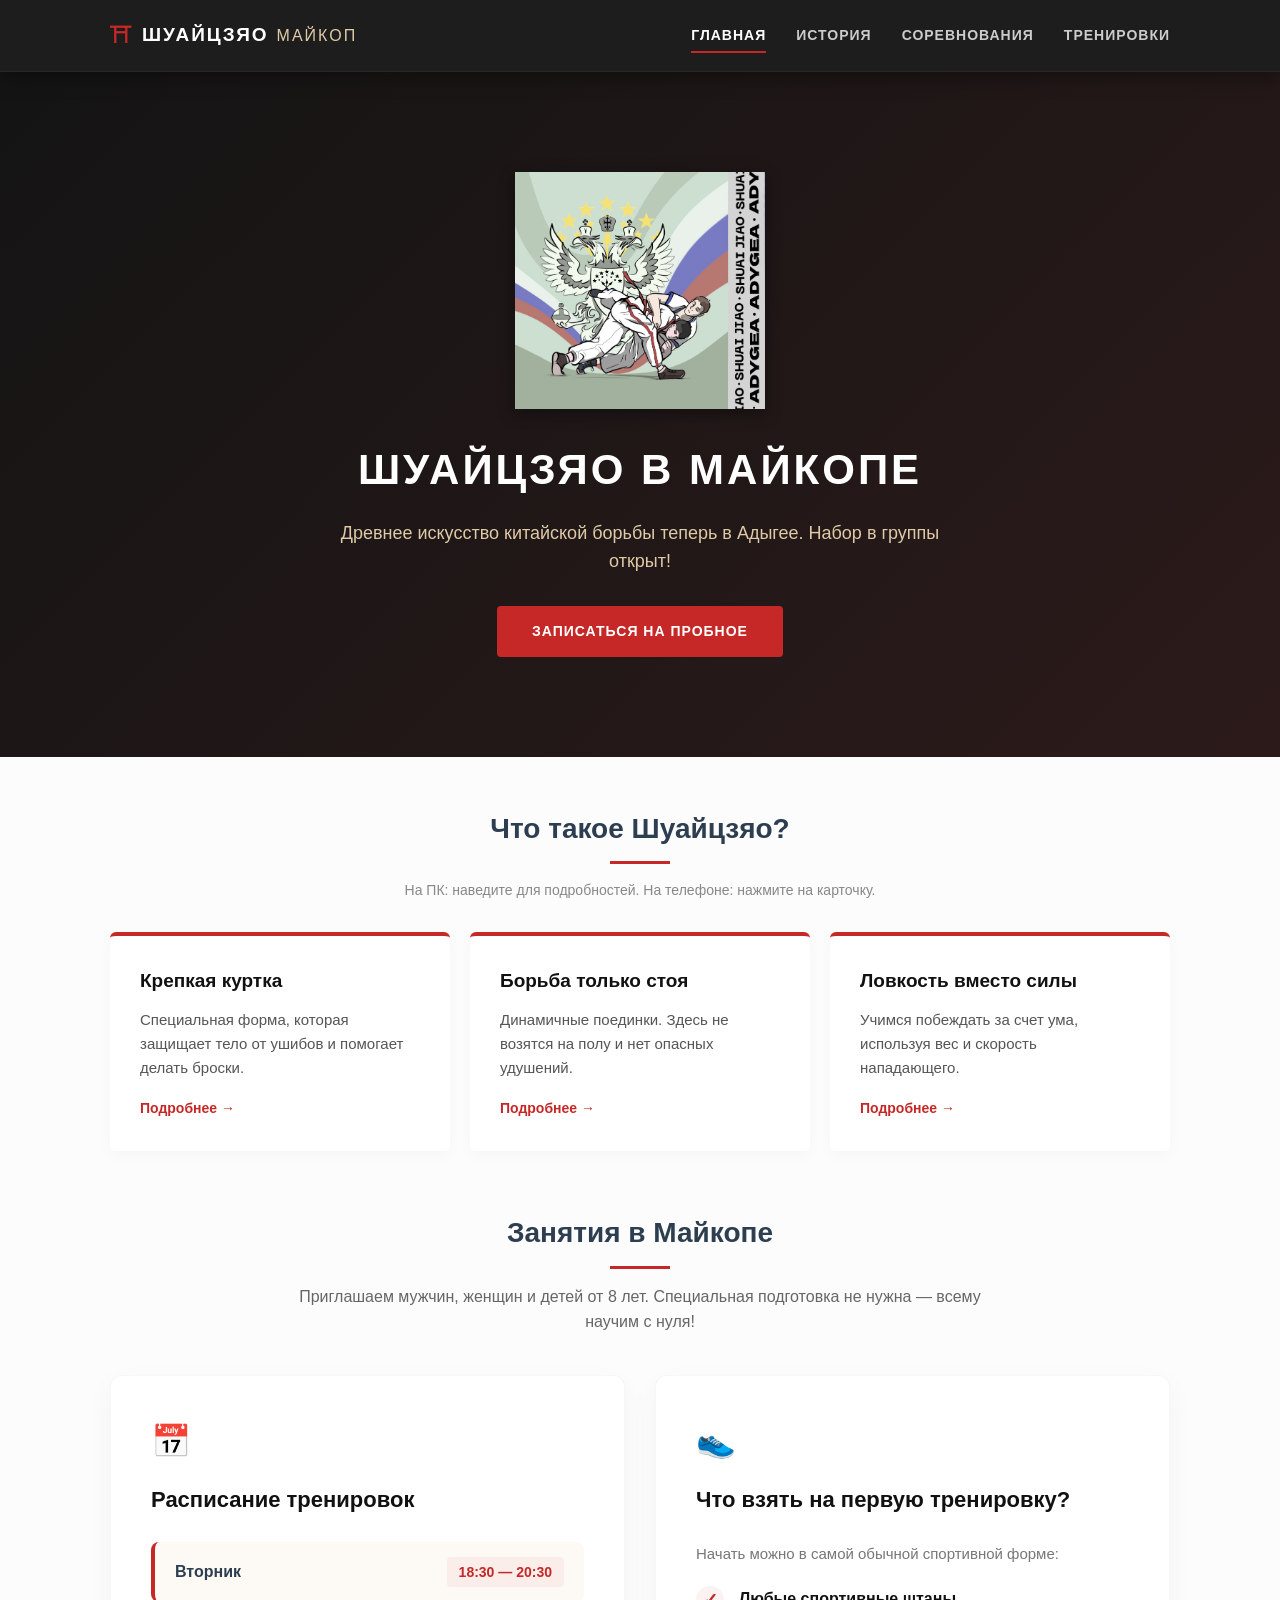
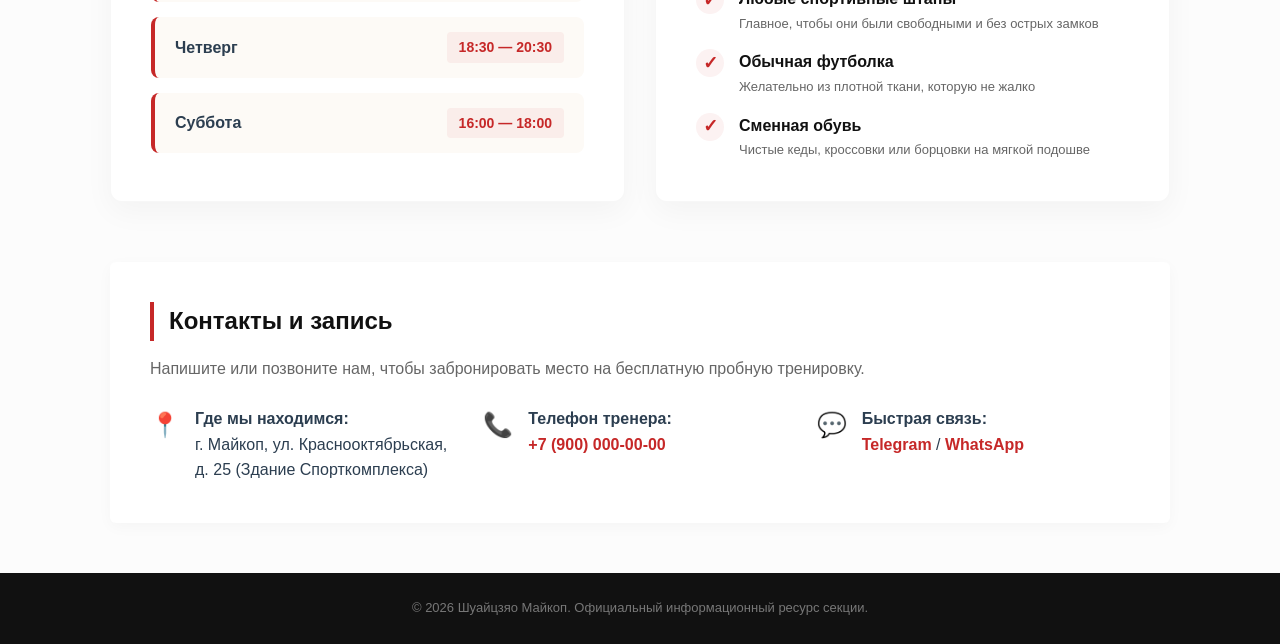
<file: index.html>
<!DOCTYPE html>
<html lang="ru">
<head>
    <meta charset="UTF-8">
    <meta name="viewport" content="width=device-width, initial-scale=1.0">
    <title>Шуайцзяо в Майкопе: Секция китайской борьбы</title>
    <link rel="stylesheet" href="style.css">
</head>
<body>

    <!-- Навигационное меню -->
    <nav class="top-nav">
        <div class="container nav-container">
            <a href="index.html" class="nav-logo">
                <span class="logo-badge">⛩</span> ШУАЙЦЗЯО <span class="logo-city">МАЙКОП</span>
            </a>
            <div class="nav-links">
                <a href="index.html" class="active">Главная</a>
                <a href="history.html">История</a>
                <a href="tournaments.html">Соревнования</a>
                <a href="training.html">Тренировки</a>
            </div>
        </div>
    </nav>

    <!-- Главный баннер -->
    <header class="hero">
        <div class="hero-overlay"></div>
        <div class="container hero-content">
            <div class="logo-container">
                <img src="images/shuaijiao.jpg" alt="Логотип Шуайцзяо Майкоп" class="site-logo">
            </div>
            <h1>ШУАЙЦЗЯО В МАЙКОПЕ</h1>
            <p>Древнее искусство китайской борьбы теперь в Адыгее. Набор в группы открыт!</p>
            <a href="#contacts" class="btn">Записаться на пробное</a>
        </div>
    </header>

    <main class="container">
        <!-- Секция: Особенности стиля -->
        <section id="about">
            <h2 class="section-title">Что такое Шуайцзяо?</h2>
            <p class="cards-hint">На ПК: наведите для подробностей. На телефоне: нажмите на карточку.</p>
            
            <div class="cards-grid">
                
                <!-- Карточка 1 -->
                <div class="card-wrapper">
                    <input type="checkbox" id="card1-trigger" class="card-trigger">
                    <label for="card1-trigger" class="card">
                        <h3>Крепкая куртка</h3>
                        <p>Специальная форма, которая защищает тело от ушибов и помогает делать броски.</p>
                        <span class="more-link">Подробнее →</span>
                    </label>
                    <div class="modal-overlay">
                        <div class="modal-content">
                            <label for="card1-trigger" class="modal-close">&times;</label>
                            <img src="images/forma.jpg" alt="Крепкая куртка" class="modal-img">
                            <h4>Форма для занятий</h4>
                            <div class="text-pc">
                                <p>Версия для ПК: Мы тренируемся в плотных хлопковых куртках с короткими рукавами. Такую форму невозможно порвать даже при очень сильных рывках. На занятиях вы научитесь правильно держать соперника за одежду и пояс, чтобы уверенно контролировать его и безопасно выполнять приемы.</p>
                            </div>
                            <div class="text-mobile">
                                <p>Мобильная версия: Это прочная куртка из толстой ткани. Она защищает кожу во время захватов и не рвется. За нее удобно держать соперника, чтобы сделать бросок.</p>
                            </div>
                        </div>
                    </div>
                </div>

                <!-- Карточка 2 -->
                <div class="card-wrapper">
                    <input type="checkbox" id="card2-trigger" class="card-trigger">
                    <label for="card2-trigger" class="card">
                        <h3>Борьба только стоя</h3>
                        <p>Динамичные поединки. Здесь не возятся на полу и нет опасных удушений.</p>
                        <span class="more-link">Подробнее →</span>
                    </label>
                    <div class="modal-overlay">
                        <div class="modal-content">
                            <label for="card2-trigger" class="modal-close">&times;</label>
                            <img src="images/brosok.jpg" alt="Борьба в стойке" class="modal-img">
                            <h4>Никакого партера</h4>
                            <div class="text-pc">
                                <p>Версия для ПК: В шуайцзяо полностью отсутствует борьба лежа на полу. Как только один из участников падает или касается ковра рукой или коленом — поединок останавливается судейским свистком. Смысл очень простой: нужно чисто повалить соперника, но самому остаться на ногах.</p>
                            </div>
                            <div class="text-mobile">
                                <p>Мобильная версия: У нас борются только на ногах. Если кто-то упал или коснулся пола рукой — раунд окончен. Побеждает тот, кто бросил соперника и устоял сам.</p>
                            </div>
                        </div>
                    </div>
                </div>

                <!-- Карточка 3 -->
                <div class="card-wrapper">
                    <input type="checkbox" id="card3-trigger" class="card-trigger">
                    <label for="card3-trigger" class="card">
                        <h3>Ловкость вместо силы</h3>
                        <p>Учимся побеждать за счет ума, используя вес и скорость нападающего.</p>
                        <span class="more-link">Подробнее →</span>
                    </label>
                    <div class="modal-overlay">
                        <div class="modal-content">
                            <label for="card3-trigger" class="modal-close">&times;</label>
                            <img src="images/brosok.jpg" alt="Техника Шуайцзяо" class="modal-img">
                            <h4>Техника и хитрость</h4>
                            <div class="text-pc">
                                <p>Версия для ПК: Вам не обязательно быть сильнее или тяжелее соперника. Главный принцип этой борьбы — использовать силу нападающего против него самого. Если соперник сильно толкает вас — вы плавно тянете его за собой, если он бежит вперед — вы делаете легкую подсечку на опережение.</p>
                            </div>
                            <div class="text-mobile">
                                <p>Мобильная версия: Сила — не главное. Мы учимся подлавливать соперника на его же ошибках: когда он толкает, мы просто уводим его движение в сторону и делаем подножку.</p>
                            </div>
                        </div>
                    </div>
                </div>
            </div>
        </section>

        <!-- Блок занятий в Майкопе -->
        <section id="maikop-classes" class="classes-section">
            <h2 class="section-title">Занятия в Майкопе</h2>
            <p class="classes-subtitle">Приглашаем мужчин, женщин и детей от 8 лет. Специальная подготовка не нужна — всему научим с нуля!</p>
            
            <div class="classes-container">
                <div class="classes-card schedule-card-box">
                    <div class="card-header-icon">📅</div>
                    <h3>Расписание тренировок</h3>
                    <div class="schedule-timeline">
                        <div class="timeline-day"><span class="day-name">Вторник</span><span class="day-time">18:30 — 20:30</span></div>
                        <div class="timeline-day"><span class="day-name">Четверг</span><span class="day-time">18:30 — 20:30</span></div>
                        <div class="timeline-day"><span class="day-name">Суббота</span><span class="day-time">16:00 — 18:00</span></div>
                    </div>
                </div>

                <div class="classes-card equipment-card-box">
                    <div class="card-header-icon">👟</div>
                    <h3>Что взять на первую тренировку?</h3>
                    <p class="equip-notice">Начать можно в самой обычной спортивной форме:</p>
                    <ul class="equip-list">
                        <li><span class="check-mark">✓</span><div><strong>Любые спортивные штаны</strong><br><small>Главное, чтобы они были свободными и без острых замков</small></div></li>
                        <li><span class="check-mark">✓</span><div><strong>Обычная футболка</strong><br><small>Желательно из плотной ткани, которую не жалко</small></div></li>
                        <li><span class="check-mark">✓</span><div><strong>Сменная обувь</strong><br><small>Чистые кеды, кроссовки или борцовки на мягкой подошве</small></div></li>
                    </ul>
                </div>
            </div>
        </section>

        <!-- Блок контактов -->
        <section id="contacts" class="info-section">
            <h2>Контакты и запись</h2>
            <p class="section-desc">Напишите или позвоните нам, чтобы забронировать место на бесплатную пробную тренировку.</p>
            <div class="contacts-grid">
                <div class="contact-item"><span class="icon">📍</span><p><strong>Где мы находимся:</strong><br>г. Майкоп, ул. Краснооктябрьская, д. 25 (Здание Спорткомплекса)</p></div>
                <div class="contact-item"><span class="icon">📞</span><p><strong>Телефон тренера:</strong><br><a href="tel:+79000000000">+7 (900) 000-00-00</a></p></div>
                <div class="contact-item"><span class="icon">💬</span><p><strong>Быстрая связь:</strong><br><a href="#" class="social-link">Telegram</a> / <a href="#" class="social-link">WhatsApp</a></p></div>
            </div>
        </section>
    </main>

    <footer>
        <div class="container"><p>&copy; 2026 Шуайцзяо Майкоп. Официальный информационный ресурс секции.</p></div>
    </footer>

</body>
</html>
</file>
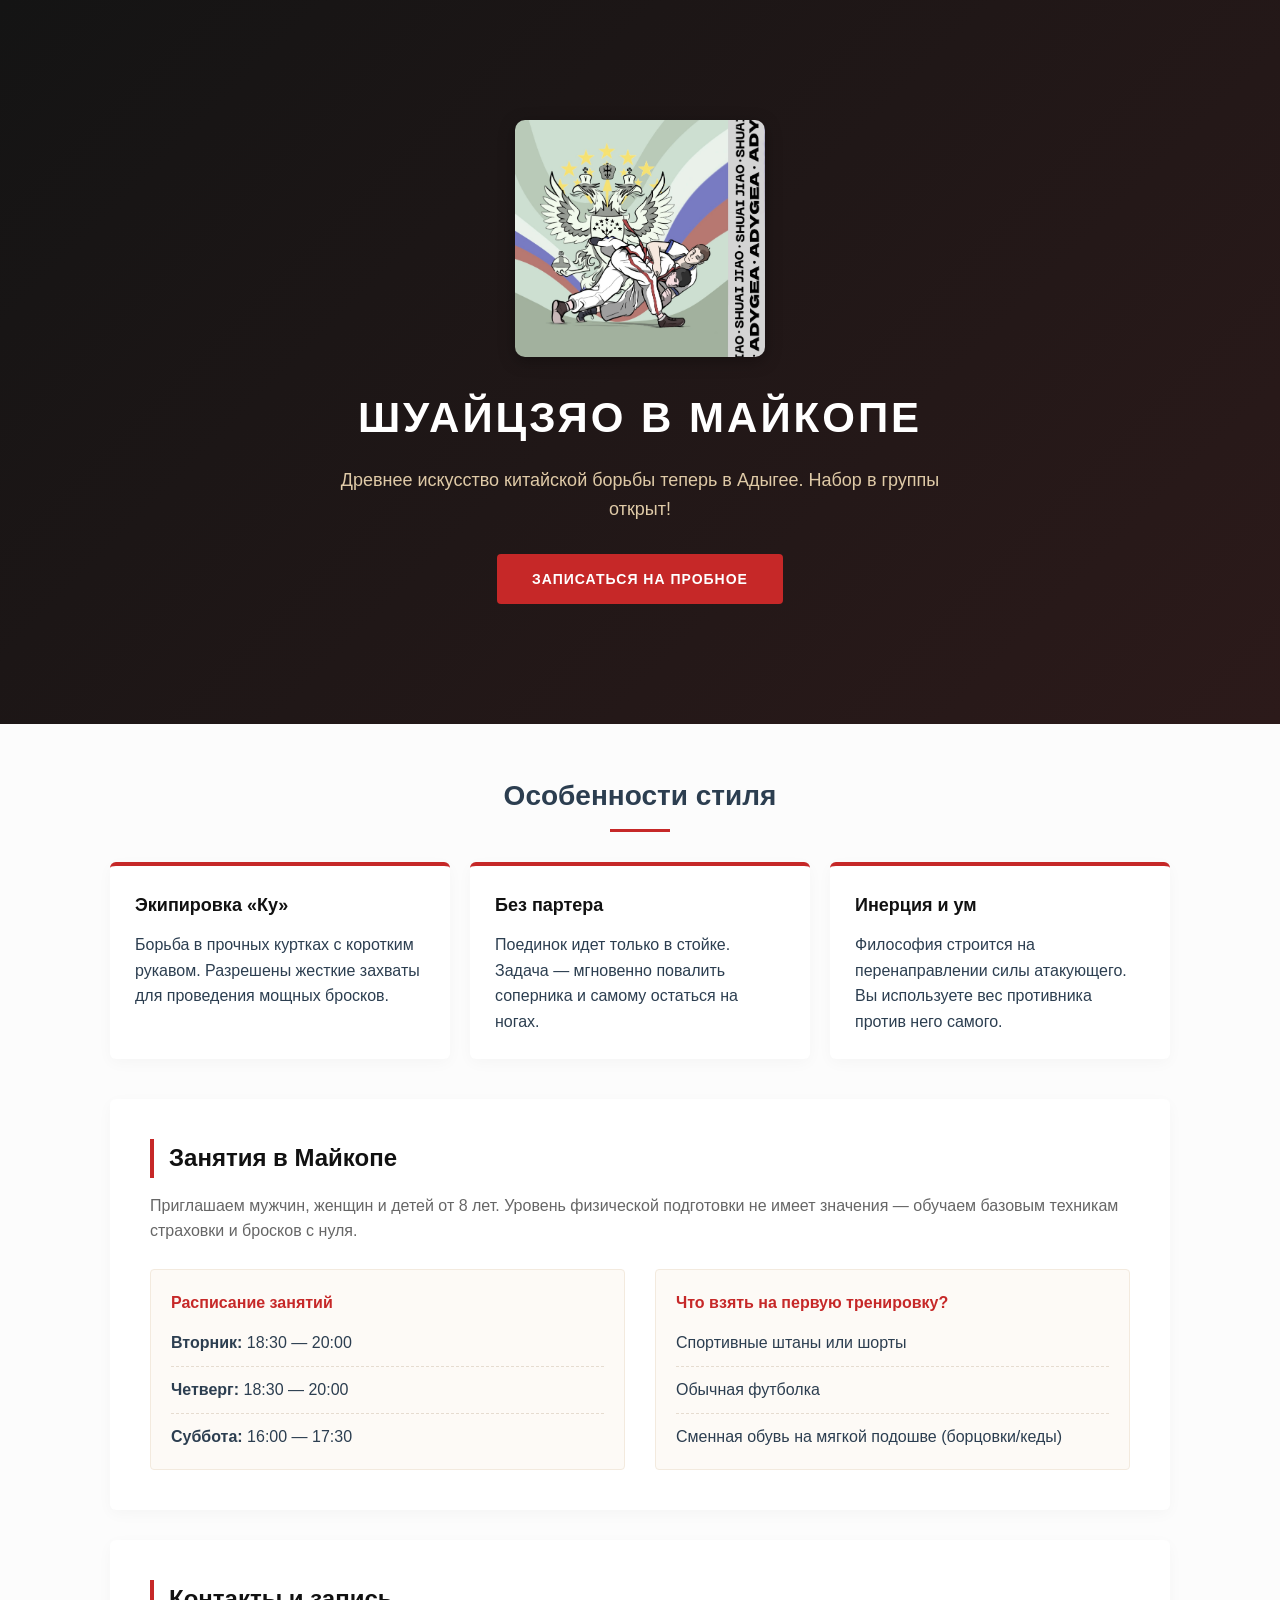
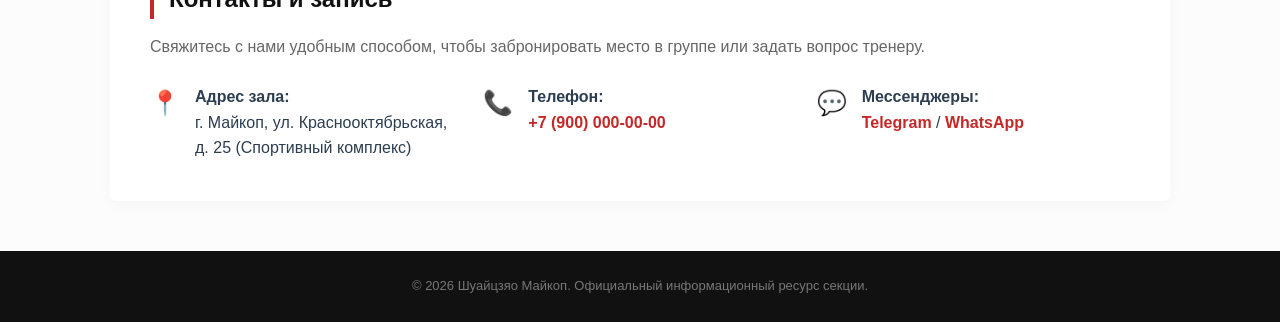
<file: shuaimaykop/index.html>
<!DOCTYPE html>
<html lang="ru">
<head>
    <meta charset="UTF-8">
    <meta name="viewport" content="width=device-width, initial-scale=1.0">
    <title>Шуайцзяо в Майкопе: Секция китайской борьбы</title>
    <link rel="stylesheet" href="style.css">
</head>
<body>

     <!-- Главный баннер с логотипом -->
    <header class="hero">
        <div class="hero-overlay"></div>
        <div class="container hero-content">
            <!-- Блок логотипа -->
            <div class="logo-container">
                <img src="images/shuaijiao.jpg" alt="Логотип Шуайцзяо Майкоп" class="site-logo">
            </div>
            <h1>ШУАЙЦЗЯО В МАЙКОПЕ</h1>
            <p>Древнее искусство китайской борьбы теперь в Адыгее. Набор в группы открыт!</p>
            <a href="#contacts" class="btn">Записаться на пробное</a>
        </div>
    </header>

    <main class="container">
        <!-- Секция: Особенности -->
        <section id="about">
            <h2 class="section-title">Особенности стиля</h2>
            <div class="cards-grid">
                <div class="card">
                    <h3>Экипировка «Ку»</h3>
                    <p>Борьба в прочных куртках с коротким рукавом. Разрешены жесткие захваты для проведения мощных бросков.</p>
                </div>
                <div class="card">
                    <h3>Без партера</h3>
                    <p>Поединок идет только в стойке. Задача — мгновенно повалить соперника и самому остаться на ногах.</p>
                </div>
                <div class="card">
                    <h3>Инерция и ум</h3>
                    <p>Философия строится на перенаправлении силы атакующего. Вы используете вес противника против него самого.</p>
                </div>
            </div>
        </section>

        <!-- БЛОК: ТРЕНИРОВКИ В МАЙКОПЕ -->
        <section id="maikop-classes" class="info-section city-section">
            <h2>Занятия в Майкопе</h2>
            <p class="section-desc">Приглашаем мужчин, женщин и детей от 8 лет. Уровень физической подготовки не имеет значения — обучаем базовым техникам страховки и бросков с нуля.</p>
            
            <div class="schedule-grid">
                <div class="schedule-box">
                    <h4>Расписание занятий</h4>
                    <ul>
                        <li><strong>Вторник:</strong> 18:30 — 20:00</li>
                        <li><strong>Четверг:</strong> 18:30 — 20:00</li>
                        <li><strong>Суббота:</strong> 16:00 — 17:30</li>
                    </ul>
                </div>
                <div class="schedule-box">
                    <h4>Что взять на первую тренировку?</h4>
                    <ul>
                        <li>Спортивные штаны или шорты</li>
                        <li>Обычная футболка</li>
                        <li>Сменная обувь на мягкой подошве (борцовки/кеды)</li>
                    </ul>
                </div>
            </div>
        </section>

        <!-- БЛОК: КОНТАКТЫ -->
        <section id="contacts" class="info-section contacts-section">
            <h2>Контакты и запись</h2>
            <p class="section-desc">Свяжитесь с нами удобным способом, чтобы забронировать место в группе или задать вопрос тренеру.</p>
            
            <div class="contacts-grid">
                <div class="contact-item">
                    <span class="icon">📍</span>
                    <p><strong>Адрес зала:</strong><br>г. Майкоп, ул. Краснооктябрьская, д. 25 (Спортивный комплекс)</p>
                </div>
                <div class="contact-item">
                    <span class="icon">📞</span>
                    <p><strong>Телефон:</strong><br><a href="tel:+79000000000">+7 (900) 000-00-00</a></p>
                </div>
                <div class="contact-item">
                    <span class="icon">💬</span>
                    <p><strong>Мессенджеры:</strong><br><a href="#" class="social-link">Telegram</a> / <a href="#" class="social-link">WhatsApp</a></p>
                </div>
            </div>
        </section>
    </main>

    <footer>
        <div class="container">
            <p>&copy; 2026 Шуайцзяо Майкоп. Официальный информационный ресурс секции.</p>
        </div>
    </footer>

</body>
</html>
</file>
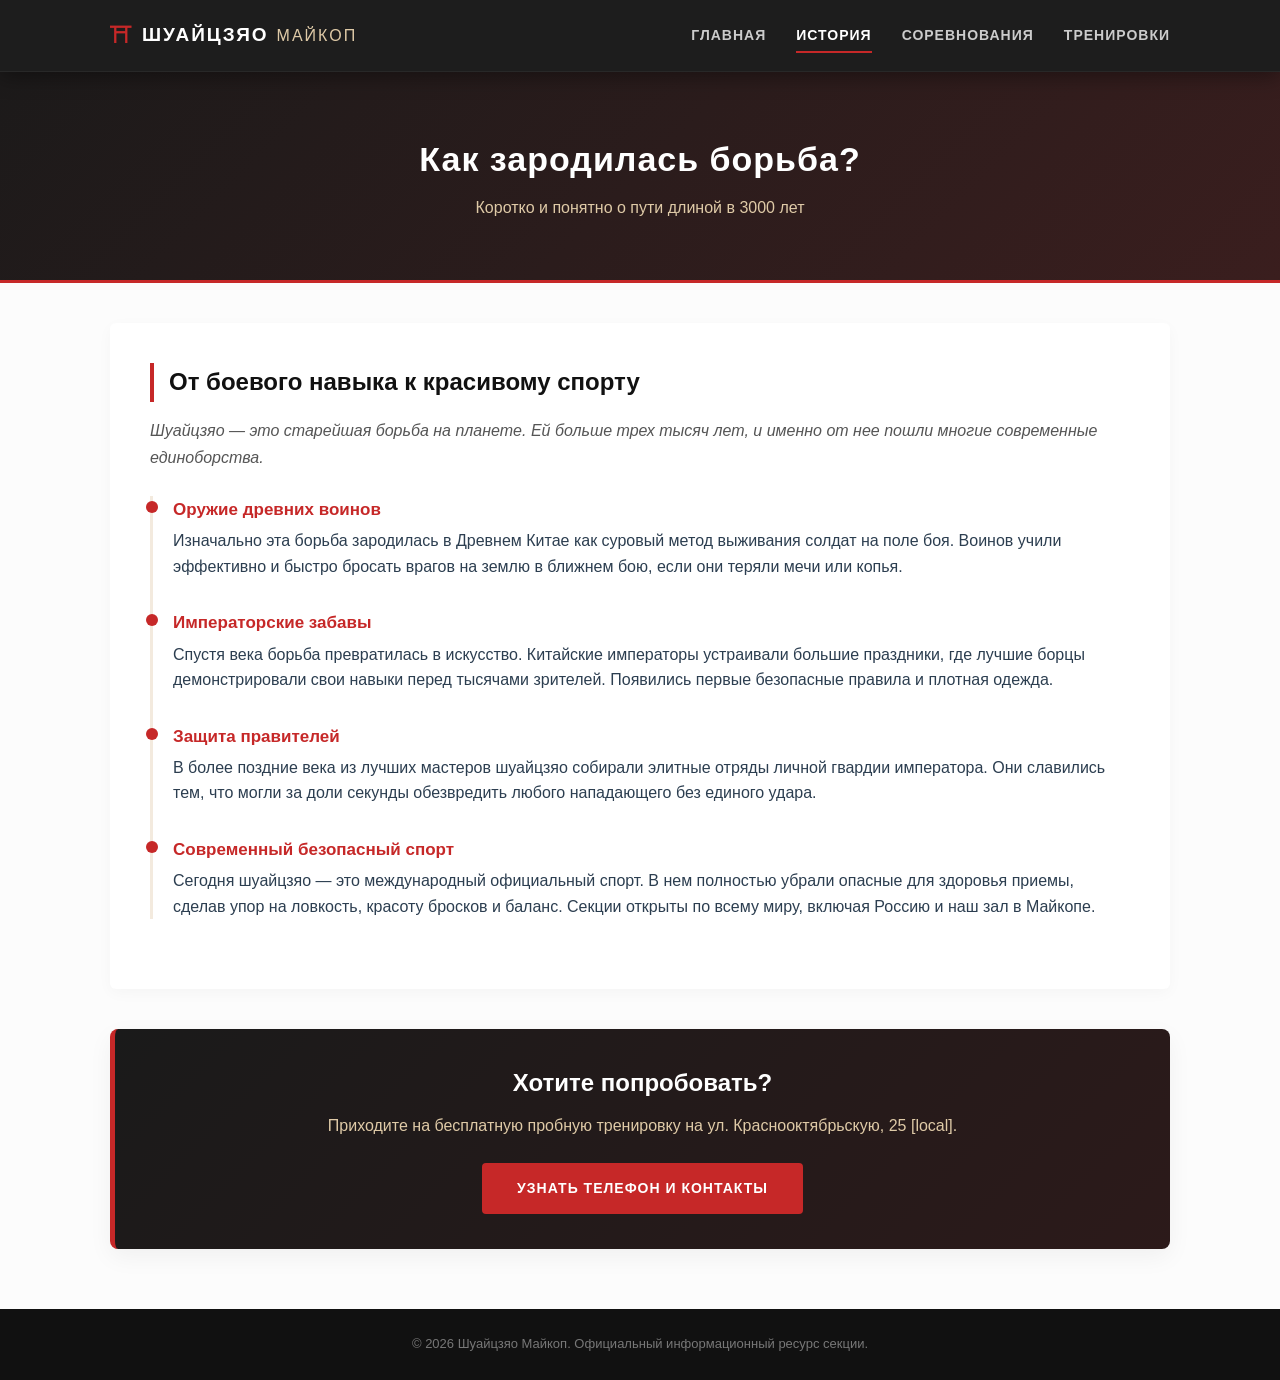
<file: history.html>
<!DOCTYPE html>
<html lang="ru">
<head>
    <meta charset="UTF-8">
    <meta name="viewport" content="width=device-width, initial-scale=1.0">
    <title>История Шуайцзяо: От истоков до современности</title>
    <link rel="stylesheet" href="style.css">
</head>
<body>

    <nav class="top-nav">
        <div class="container nav-container">
            <a href="index.html" class="nav-logo">
                <span class="logo-badge">⛩</span> ШУАЙЦЗЯО <span class="logo-city">МАЙКОП</span>
            </a>
            <div class="nav-links">
                <a href="index.html">Главная</a>
                <a href="history.html" class="active">История</a>
                <a href="tournaments.html">Соревнования</a>
                <a href="training.html">Тренировки</a>
            </div>
        </div>
    </nav>

    <header class="sub-hero">
        <div class="container">
            <h1>Как зародилась борьба?</h1>
            <p>Коротко и понятно о пути длиной в 3000 лет</p>
        </div>
    </header>

    <main class="container page-content">
        <section class="info-section">
            <h2>От боевого навыка к красивому спорту</h2>
            <p class="history-text">Шуайцзяо — это старейшая борьба на планете. Ей больше трех тысяч лет, и именно от нее пошли многие современные единоборства.</p>
            
            <div class="timeline">
                <div class="timeline-item">
                    <h4>Оружие древних воинов</h4>
                    <p>Изначально эта борьба зародилась в Древнем Китае как суровый метод выживания солдат на поле боя. Воинов учили эффективно и быстро бросать врагов на землю в ближнем бою, если они теряли мечи или копья.</p>
                </div>
                
                <div class="timeline-item">
                    <h4>Императорские забавы</h4>
                    <p>Спустя века борьба превратилась в искусство. Китайские императоры устраивали большие праздники, где лучшие борцы демонстрировали свои навыки перед тысячами зрителей. Появились первые безопасные правила и плотная одежда.</p>
                </div>

                <div class="timeline-item">
                    <h4>Защита правителей</h4>
                    <p>В более поздние века из лучших мастеров шуайцзяо собирали элитные отряды личной гвардии императора. Они славились тем, что могли за доли секунды обезвредить любого нападающего без единого удара.</p>
                </div>

                <div class="timeline-item">
                    <h4>Современный безопасный спорт</h4>
                    <p>Сегодня шуайцзяо — это международный официальный спорт. В нем полностью убрали опасные для здоровья приемы, сделав упор на ловкость, красоту бросков и баланс. Секции открыты по всему миру, включая Россию и наш зал в Майкопе.</p>
                </div>
            </div>
        </section>

        <!-- ПАНЕЛЬ ДЛЯ СВЯЗИ -->
        <div class="cta-banner">
            <h3>Хотите попробовать?</h3>
            <p>Приходите на бесплатную пробную тренировку на ул. Краснооктябрьскую, 25 [local].</p>
            <a href="index.html#contacts" class="btn">Узнать телефон и контакты</a>
        </div>
    </main>

    <footer>
        <div class="container"><p>&copy; 2026 Шуайцзяо Майкоп. Официальный информационный ресурс секции.</p></div>
    </footer>

</body>
</html>
</file>
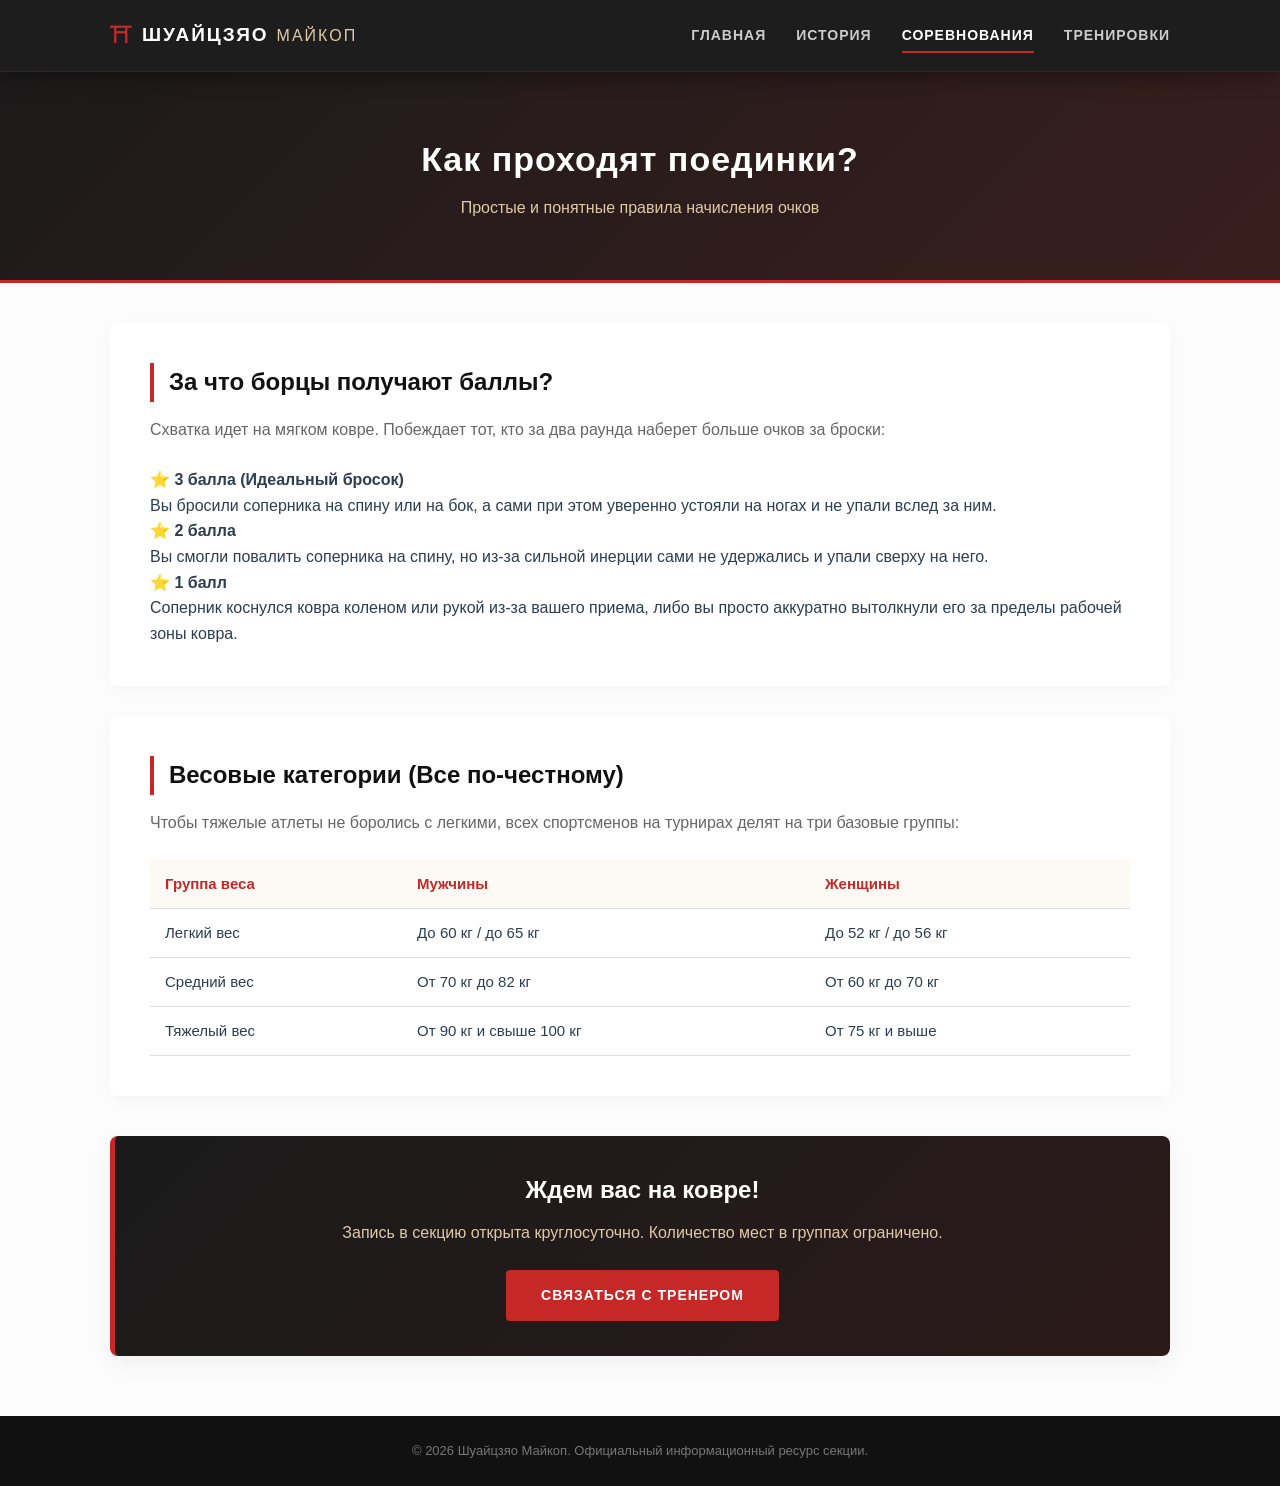
<file: tournaments.html>
<!DOCTYPE html>
<html lang="ru">
<head>
    <meta charset="UTF-8">
    <meta name="viewport" content="width=device-width, initial-scale=1.0">
    <title>Правила соревнований по Шуайцзяо</title>
    <link rel="stylesheet" href="style.css">
</head>
<body>

    <nav class="top-nav">
        <div class="container nav-container">
            <a href="index.html" class="nav-logo">
                <span class="logo-badge">⛩</span> ШУАЙЦЗЯО <span class="logo-city">МАЙКОП</span>
            </a>
            <div class="nav-links">
                <a href="index.html">Главная</a>
                <a href="history.html">История</a>
                <a href="tournaments.html" class="active">Соревнования</a>
                <a href="training.html">Тренировки</a>
            </div>
        </div>
    </nav>

    <header class="sub-hero">
        <div class="container">
            <h1>Как проходят поединки?</h1>
            <p>Простые и понятные правила начисления очков</p>
        </div>
    </header>

    <main class="container page-content">
        <section class="info-section">
            <h2>За что борцы получают баллы?</h2>
            <p class="section-desc">Схватка идет на мягком ковре. Побеждает тот, кто за два раунда наберет больше очков за броски:</p>
            
            <div class="schedule-grid">
                <div class="schedule-box">
                    <h4>⭐ 3 балла (Идеальный бросок)</h4>
                    <p>Вы бросили соперника на спину или на бок, а сами при этом уверенно устояли на ногах и не упали вслед за ним.</p>
                </div>
                <div class="schedule-box">
                    <h4>⭐ 2 балла</h4>
                    <p>Вы смогли повалить соперника на спину, но из-за сильной инерции сами не удержались и упали сверху на него.</p>
                </div>
                <div class="schedule-box">
                    <h4>⭐ 1 балл</h4>
                    <p>Соперник коснулся ковра коленом или рукой из-за вашего приема, либо вы просто аккуратно вытолкнули его за пределы рабочей зоны ковра.</p>
                </div>
            </div>
        </section>

        <section class="info-section">
            <h2>Весовые категории (Все по-честному)</h2>
            <p class="section-desc">Чтобы тяжелые атлеты не боролись с легкими, всех спортсменов на турнирах делят на три базовые группы:</p>
            <table class="weight-table">
                <thead>
                    <tr>
                        <th>Группа веса</th>
                        <th>Мужчины</th>
                        <th>Женщины</th>
                    </tr>
                </thead>
                <tbody>
                    <tr><td>Легкий вес</td><td>До 60 кг / до 65 кг</td><td>До 52 кг / до 56 кг</td></tr>
                    <tr><td>Средний вес</td><td>От 70 кг до 82 кг</td><td>От 60 кг до 70 кг</td></tr>
                    <tr><td>Тяжелый вес</td><td>От 90 кг и свыше 100 кг</td><td>От 75 кг и выше</td></tr>
                </tbody>
            </table>
        </section>

        <!-- ПАНЕЛЬ ДЛЯ СВЯЗИ -->
        <div class="cta-banner">
            <h3>Ждем вас на ковре!</h3>
            <p>Запись в секцию открыта круглосуточно. Количество мест в группах ограничено.</p>
            <a href="index.html#contacts" class="btn">Связаться с тренером</a>
        </div>
    </main>

    <footer>
        <div class="container"><p>&copy; 2026 Шуайцзяо Майкоп. Официальный информационный ресурс секции.</p></div>
    </footer>

</body>
</html>
</file>
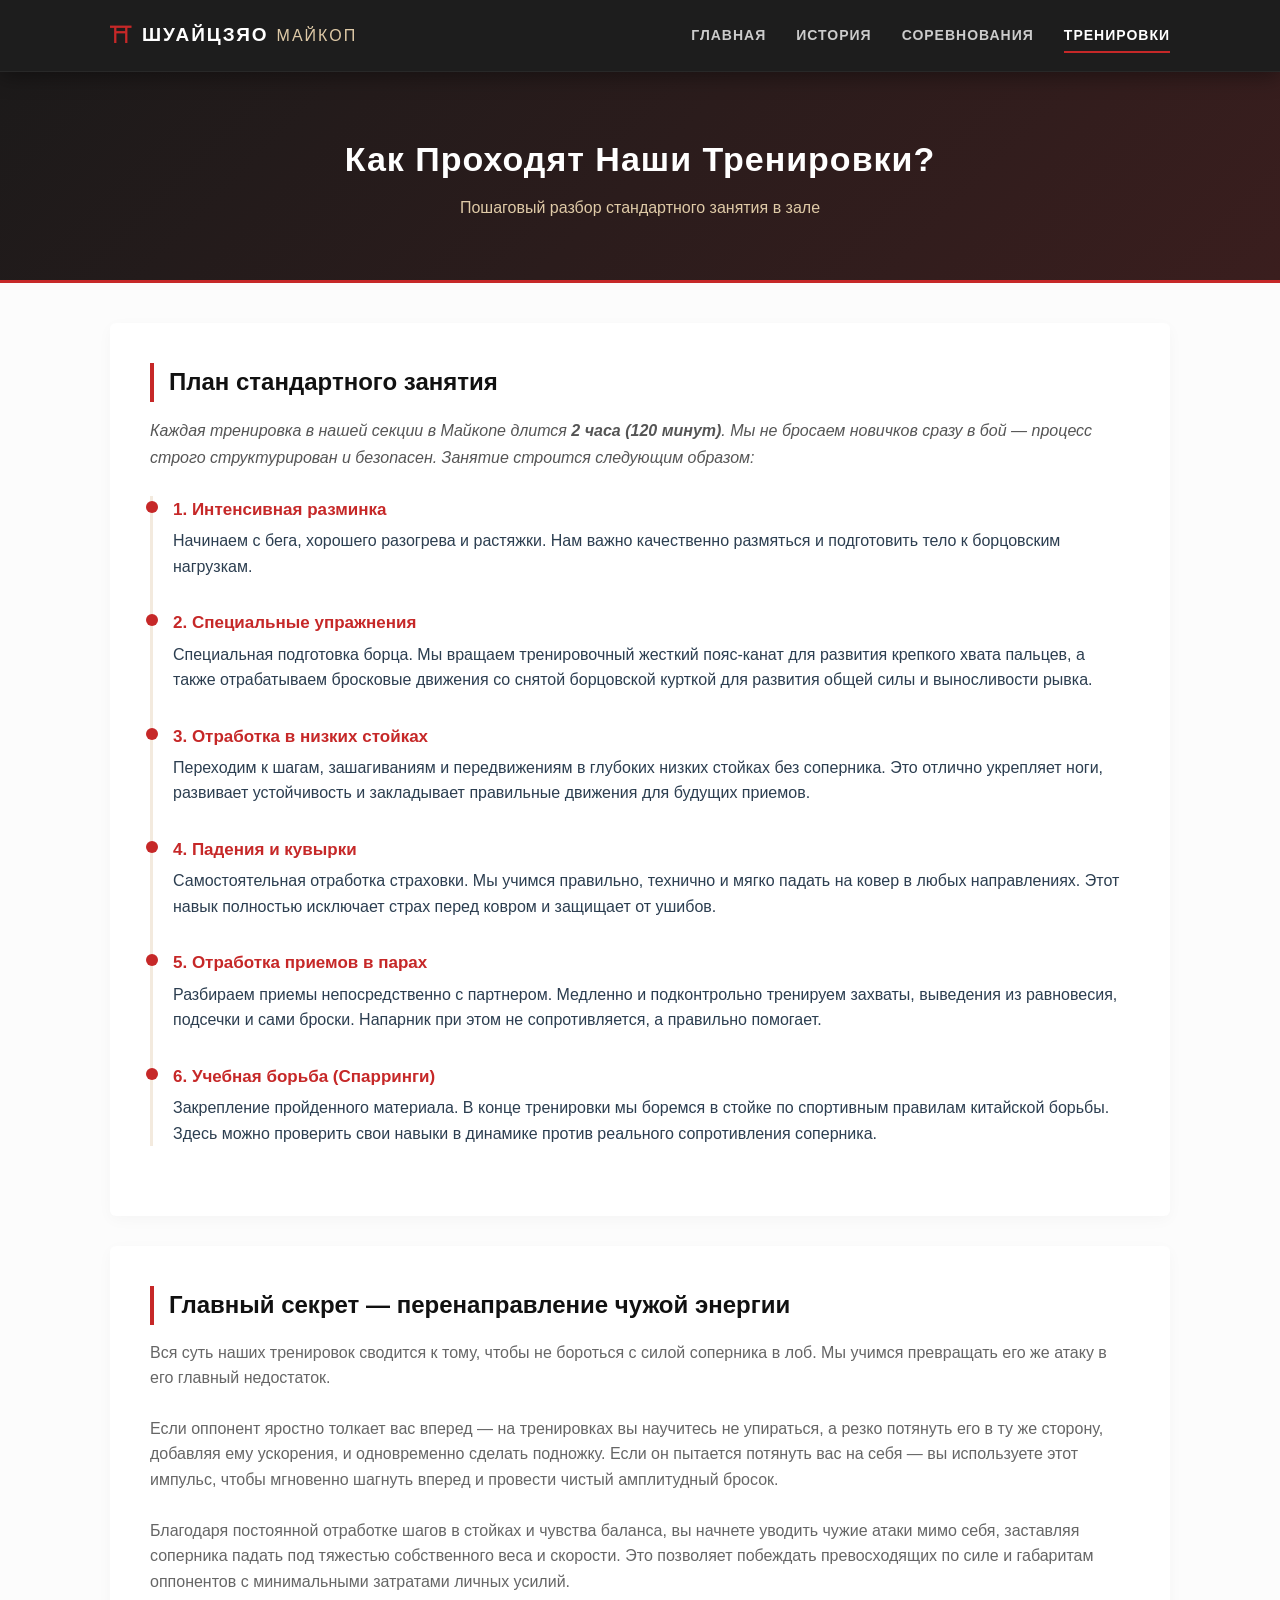
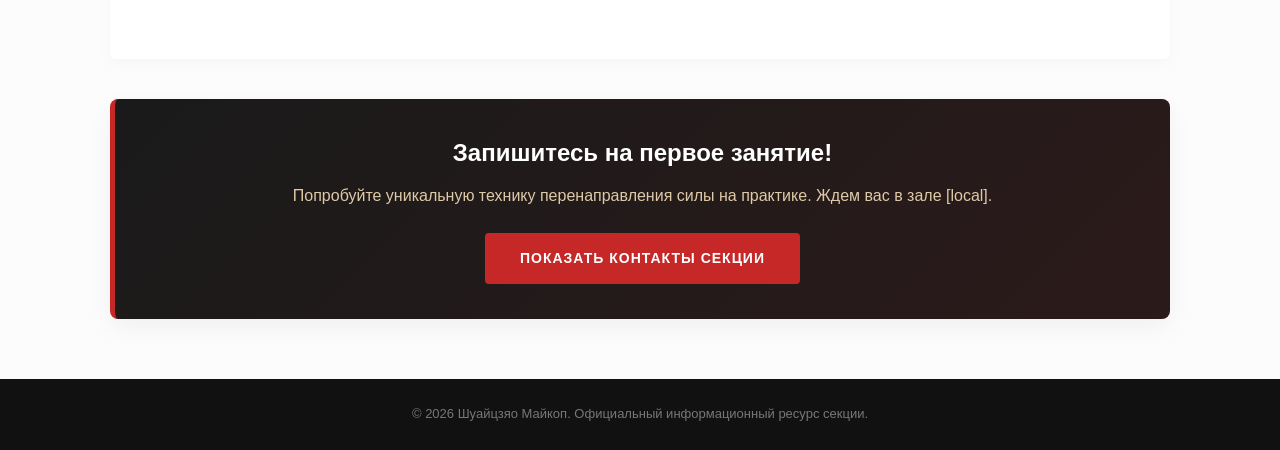
<file: training.html>
<!DOCTYPE html>
<html lang="ru">
<head>
    <meta charset="UTF-8">
    <meta name="viewport" content="width=device-width, initial-scale=1.0">
    <title>Как проходят тренировки по Шуайцзяо в Майкопе</title>
    <link rel="stylesheet" href="style.css">
</head>
<body>

    <!-- Навигационное меню сайта -->
    <nav class="top-nav">
        <div class="container nav-container">
            <a href="index.html" class="nav-logo">
                <span class="logo-badge">⛩</span> ШУАЙЦЗЯО <span class="logo-city">МАЙКОП</span>
            </a>
            <div class="nav-links">
                <a href="index.html">Главная</a>
                <a href="history.html">История</a>
                <a href="tournaments.html">Соревнования</a>
                <a href="training.html" class="active">Тренировки</a>
            </div>
        </div>
    </nav>

    <header class="sub-hero">
        <div class="container">
            <h1>Как Проходят Наши Тренировки?</h1>
            <p>Пошаговый разбор стандартного занятия в зале</p>
        </div>
    </header>

    <main class="container page-content">
        
        <!-- Основной блок с таймлайном тренировки -->
        <section class="info-section">
            <h2>План стандартного занятия</h2>
            <p class="history-text">Каждая тренировка в нашей секции в Майкопе длится <strong>2 часа (120 минут)</strong>. Мы не бросаем новичков сразу в бой — процесс строго структурирован и безопасен. Занятие строится следующим образом:</p>
            
            <div class="timeline">
                <div class="timeline-item">
                    <h4>1. Интенсивная разминка</h4>
                    <p>Начинаем с бега, хорошего разогрева и растяжки. Нам важно качественно размяться и подготовить тело к борцовским нагрузкам.</p>
                </div>
                
                <div class="timeline-item">
                    <h4>2. Специальные упражнения</h4>
                    <p>Специальная подготовка борца. Мы вращаем тренировочный жесткий пояс-канат для развития крепкого хвата пальцев, а также отрабатываем бросковые движения со снятой борцовской курткой для развития общей силы и выносливости рывка.</p>
                </div>

                <div class="timeline-item">
                    <h4>3. Отработка в низких стойках</h4>
                    <p>Переходим к шагам, зашагиваниям и передвижениям в глубоких низких стойках без соперника. Это отлично укрепляет ноги, развивает устойчивость и закладывает правильные движения для будущих приемов.</p>
                </div>

                <div class="timeline-item">
                    <h4>4. Падения и кувырки</h4>
                    <p>Самостоятельная отработка страховки. Мы учимся правильно, технично и мягко падать на ковер в любых направлениях. Этот навык полностью исключает страх перед ковром и защищает от ушибов.</p>
                </div>

                <div class="timeline-item">
                    <h4>5. Отработка приемов в парах</h4>
                    <p>Разбираем приемы непосредственно с партнером. Медленно и подконтрольно тренируем захваты, выведения из равновесия, подсечки и сами броски. Напарник при этом не сопротивляется, а правильно помогает.</p>
                </div>

                <div class="timeline-item">
                    <h4>6. Учебная борьба (Спарринги)</h4>
                    <p>Закрепление пройденного материала. В конце тренировки мы боремся в стойке по спортивным правилам китайской борьбы. Здесь можно проверить свои навыки в динамике против реального сопротивления соперника.</p>
                </div>
            </div>
        </section>

        <!-- Дополнительный блок про использование силы соперника -->
        <section class="info-section">
            <h2>Главный секрет — перенаправление чужой энергии</h2>
            <p class="section-desc">Вся суть наших тренировок сводится к тому, чтобы не бороться с силой соперника в лоб. Мы учимся превращать его же атаку в его главный недостаток.</p>
            <p class="section-desc">Если оппонент яростно толкает вас вперед — на тренировках вы научитесь не упираться, а резко потянуть его в ту же сторону, добавляя ему ускорения, и одновременно сделать подножку. Если он пытается потянуть вас на себя — вы используете этот импульс, чтобы мгновенно шагнуть вперед и провести чистый амплитудный бросок.</p>
            <p class="section-desc">Благодаря постоянной отработке шагов в стойках и чувства баланса, вы начнете уводить чужие атаки мимо себя, заставляя соперника падать под тяжестью собственного веса и скорости. Это позволяет побеждать превосходящих по силе и габаритам оппонентов с минимальными затратами личных усилий.</p>
        </section>

        <!-- ПАНЕЛЬ ДЛЯ СВЯЗИ -->
        <div class="cta-banner">
            <h3>Запишитесь на первое занятие!</h3>
            <p>Попробуйте уникальную технику перенаправления силы на практике. Ждем вас в зале [local].</p>
            <a href="index.html#contacts" class="btn">Показать контакты секции</a>
        </div>
    </main>

    <footer>
        <div class="container">
            <p>&copy; 2026 Шуайцзяо Майкоп. Официальный информационный ресурс секции.</p>
        </div>
    </footer>

</body>
</html>
</file>
<file: style.css>
/* ==========================================================================
   1. БАЗОВЫЕ НАСТРОЙКИ И СБРОС СТИЛЕЙ
   ========================================================================== */
* {
    box-sizing: border-box;
    margin: 0;
    padding: 0;
}

body {
    font-family: -apple-system, BlinkMacSystemFont, "Segoe UI", Roboto, Helvetica, Arial, sans-serif;
    line-height: 1.6;
    background-color: #fcfcfc;
    color: #2c3e50;
}

.container {
    width: 100%;
    max-width: 1100px;
    margin: 0 auto;
    padding: 0 20px;
}

.section-title {
    text-align: center;
    margin: 50px 0 10px 0;
    font-size: 28px;
}

.section-title::after {
    content: '';
    display: block;
    width: 60px;
    height: 3px;
    background-color: #c62828;
    margin: 10px auto 30px auto;
}

.info-section {
    background: #fff;
    padding: 40px;
    border-radius: 6px;
    box-shadow: 0 4px 15px rgba(0,0,0,0.03);
    margin-bottom: 30px;
}

.info-section h2 {
    margin-bottom: 15px;
    color: #111;
    font-size: 24px;
    border-left: 4px solid #c62828;
    padding-left: 15px;
}

.section-desc {
    color: #666;
    margin-bottom: 25px;
    font-size: 16px;
}

.btn {
    display: inline-block;
    background-color: #c62828;
    color: #fff;
    text-decoration: none;
    padding: 14px 35px;
    font-weight: bold;
    border-radius: 4px;
    text-transform: uppercase;
    font-size: 14px;
    letter-spacing: 1px;
    transition: background 0.2s;
}

.btn:hover {
    background-color: #9e1c1c;
}

/* ==========================================================================
   2. НАВИГАЦИОННОЕ МЕНЮ (ЭФФЕКТ СТЕКЛА)
   ========================================================================== */
.top-nav {
    background-color: rgba(17, 17, 17, 0.95);
    backdrop-filter: blur(8px);
    position: sticky;
    top: 0;
    z-index: 1000;
    box-shadow: 0 4px 20px rgba(0,0,0,0.4);
    padding: 18px 0;
    border-bottom: 1px solid rgba(255, 255, 255, 0.05);
}

.nav-container {
    display: flex;
    justify-content: space-between;
    align-items: center;
}

.nav-logo {
    color: #fff;
    text-decoration: none;
    font-weight: 800;
    font-size: 19px;
    letter-spacing: 2px;
    display: flex;
    align-items: center;
    gap: 8px;
}

.logo-badge {
    color: #c62828;
    font-size: 22px;
}

.logo-city {
    color: #dfcaa7;
    font-weight: 400;
    font-size: 16px;
}

.nav-links {
    display: flex;
}

.nav-links a {
    color: #cccccc;
    text-decoration: none;
    font-weight: 600;
    font-size: 14px;
    margin-left: 30px;
    padding: 6px 0;
    position: relative;
    text-transform: uppercase;
    letter-spacing: 1px;
    transition: color 0.3s;
}

.nav-links a::after {
    content: '';
    display: block;
    width: 0;
    height: 2px;
    background-color: #c62828;
    position: absolute;
    bottom: 0;
    left: 0;
    transition: width 0.3s ease;
}

.nav-links a:hover::after, .nav-links a.active::after {
    width: 100%;
}

.nav-links a:hover, .nav-links a.active {
    color: #fff;
}

/* ==========================================================================
   3. ГЛАВНЫЕ БАННЕРЫ (HERO & SUB-HERO)
   ========================================================================== */
.hero {
    position: relative;
    background: linear-gradient(135deg, #141414 0%, #2c1a1a 100%);
    color: #fff;
    padding: 100px 0;
    text-align: center;
}

.logo-container {
    margin-bottom: 20px;
    text-align: center;
}

.site-logo {
    max-width: 250px;
    height: auto;
    display: inline-block;
    filter: drop-shadow(0px 4px 8px rgba(0, 0, 0, 0.4));
}

.hero h1 {
    font-size: 42px;
    font-weight: 800;
    letter-spacing: 3px;
    margin-bottom: 15px;
}

.hero p {
    font-size: 18px;
    color: #dfcaa7;
    margin-bottom: 30px;
    max-width: 600px;
    margin-left: auto;
    margin-right: auto;
}

.sub-hero {
    background: linear-gradient(135deg, #1c1a1a 0%, #3a1e1e 100%);
    color: #fff;
    padding: 60px 0;
    text-align: center;
    border-bottom: 3px solid #c62828;
}

.sub-hero h1 { 
    font-size: 34px; 
    margin-bottom: 8px; 
    font-weight: 800; 
    letter-spacing: 1px;
}

.sub-hero p { 
    color: #dfcaa7; 
    font-size: 16px; 
}

.page-content { 
    margin-top: 40px; 
}
/* ==========================================================================
   4. ИНТЕРАКТИВНЫЕ КАРТОЧКИ И МОДАЛЬНЫЕ ОКНА
   ========================================================================== */
.cards-hint {
    text-align: center;
    color: #888;
    font-size: 14px;
    margin-bottom: 30px;
    margin-top: -15px;
}

.cards-grid {
    display: flex;
    gap: 20px;
    margin-bottom: 40px;
}

.card-wrapper {
    flex: 1;
    position: relative;
}

.card-trigger {
    display: none;
}

.card {
    display: block;
    background: #fff;
    padding: 30px;
    border-radius: 6px;
    box-shadow: 0 4px 15px rgba(0,0,0,0.03);
    border-top: 4px solid #c62828;
    height: 100%;
}

.card h3 {
    margin-bottom: 12px;
    font-size: 19px;
    color: #111;
}

.card p {
    font-size: 15px;
    color: #555;
    margin-bottom: 15px;
}

.more-link {
    font-size: 14px;
    color: #c62828;
    font-weight: bold;
}

.modal-close {
    display: none;
}

.modal-img {
    width: 100%;
    height: 160px;
    object-fit: cover;
    border-radius: 4px;
    margin-bottom: 15px;
}

.modal-content h4 {
    font-size: 17px;
    color: #c62828;
    margin-bottom: 8px;
}

.spec-card {
    pointer-events: auto !important;
    cursor: default !important;
}

/* ==========================================================================
   5. БЛОКИ ЗАНЯТИЙ В МАЙКОПЕ И КОНТАКТОВ
   ========================================================================== */
.classes-section {
    margin: 60px 0;
}

.classes-subtitle {
    text-align: center;
    color: #666;
    max-width: 700px;
    margin: -15px auto 40px auto;
    font-size: 16px;
}

.classes-container {
    display: flex;
    gap: 30px;
}

.classes-card {
    flex: 1;
    background: #fff;
    padding: 40px;
    border-radius: 12px;
    box-shadow: 0 10px 30px rgba(0, 0, 0, 0.04);
    border: 1px solid rgba(0, 0, 0, 0.03);
    position: relative;
    transition: transform 0.3s ease, box-shadow 0.3s ease;
}

.card-header-icon {
    font-size: 32px;
    margin-bottom: 15px;
}

.classes-card h3 {
    font-size: 22px;
    color: #111;
    margin-bottom: 25px;
    font-weight: 700;
}

.schedule-timeline {
    display: flex;
    flex-direction: column;
    gap: 15px;
}

.timeline-day {
    display: flex;
    justify-content: space-between;
    align-items: center;
    background: #fdfaf6;
    padding: 15px 20px;
    border-radius: 8px;
    border-left: 4px solid #c62828;
}

.day-name {
    font-weight: 700;
    color: #2c3e50;
    font-size: 16px;
}

.day-time {
    font-weight: 800;
    color: #c62828;
    background: rgba(198, 40, 40, 0.06);
    padding: 4px 12px;
    border-radius: 4px;
    font-size: 14px;
}

.equip-notice {
    color: #777;
    margin-bottom: 20px;
    font-size: 15px;
}

.equip-list {
    list-style: none;
    display: flex;
    flex-direction: column;
    gap: 15px;
}

.equip-list li {
    display: flex;
    align-items: flex-start;
    gap: 15px;
}

.equip-list li strong {
    color: #111;
    font-size: 16px;
}

.equip-list li small {
    color: #666;
    font-size: 13px;
    display: block;
    margin-top: 2px;
}

.check-mark {
    color: #c62828;
    font-weight: 900;
    font-size: 18px;
    background: rgba(198, 40, 40, 0.06);
    width: 28px;
    height: 28px;
    display: flex;
    align-items: center;
    justify-content: center;
    border-radius: 50%;
    flex-shrink: 0;
}

.contacts-grid {
    display: flex;
    justify-content: space-between;
    gap: 20px;
}

.contact-item {
    flex: 1;
    display: flex;
    gap: 15px;
    align-items: flex-start;
}

.contact-item .icon {
    font-size: 24px;
}

.contact-item a {
    color: #c62828;
    text-decoration: none;
    font-weight: bold;
}

.contact-item a:hover {
    text-decoration: underline;
}
/* ==========================================================================
   6. ВНУТРЕННИЕ СТРАНИЦЫ, БАННЕРЫ СВЯЗИ И ПОДВАЛ
   ========================================================================== */
/* Стили Таймлайна (История) */
.timeline {
    margin-top: 25px;
    border-left: 3px solid #f3eade;
    padding-left: 20px;
}

.timeline-item {
    margin-bottom: 30px;
    position: relative;
}

.timeline-item::before {
    content: '';
    position: absolute;
    left: -27px;
    top: 5px;
    width: 12px;
    height: 12px;
    background-color: #c62828;
    border-radius: 50%;
}

.timeline-item h4 { 
    color: #c62828; 
    margin-bottom: 5px; 
    font-size: 17px; 
}

.history-text { 
    font-size: 16px; 
    margin-bottom: 25px; 
    font-style: italic; 
    color: #555; 
    line-height: 1.7;
}

/* Стили таблицы весов (Соревнования) */
.weight-table {
    width: 100%;
    border-collapse: collapse;
    margin-top: 15px;
    font-size: 15px;
}

.weight-table th, .weight-table td {
    padding: 12px 15px;
    text-align: left;
    border-bottom: 1px solid #ddd;
}

.weight-table th {
    background-color: #fdfaf6;
    color: #c62828;
    font-weight: 700;
}

.weight-table tr:hover {
    background-color: #f9f9f9;
}

/* Панель для связи внизу страниц (CTA) */
.cta-banner {
    background: linear-gradient(135deg, #1a1a1a 0%, #2c1a1a 100%);
    border-left: 5px solid #c62828;
    padding: 35px;
    border-radius: 8px;
    margin: 40px 0 60px 0;
    box-shadow: 0 8px 25px rgba(0, 0, 0, 0.05);
    text-align: center;
}

.cta-banner h3 {
    color: #fff;
    font-size: 24px;
    margin-bottom: 10px;
    font-weight: 800;
}

.cta-banner p {
    color: #dfcaa7;
    font-size: 16px;
    margin-bottom: 25px;
}

footer {
    background: #111;
    color: #777;
    text-align: center;
    padding: 25px 0;
    font-size: 13px;
    margin-top: 50px;
}

/* ==========================================================================
   7. МЕДИА-ЗАПРОСЫ ДЛЯ КОМПЬЮТЕРОВ (ЭКРАНЫ ОТ 769px)
   ========================================================================== */
@media (min-width: 769px) {
    .card {
        pointer-events: none; 
    }
    
    .card-wrapper {
        cursor: default;
    }

    .card:hover {
        transform: translateY(-5px);
        box-shadow: 0 8px 25px rgba(0,0,0,0.08);
    }

    .modal-overlay {
        position: absolute;
        top: 102%;
        left: 0;
        width: 100%;
        background: #fff;
        border-radius: 6px;
        box-shadow: 0 10px 30px rgba(0,0,0,0.15);
        padding: 20px;
        z-index: 10;
        opacity: 0;
        visibility: hidden;
        transition: opacity 0.3s ease, transform 0.3s ease;
        transform: translateY(10px);
        border: 1px solid #eee;
    }

    .card-wrapper:hover .modal-overlay {
        opacity: 1;
        visibility: visible;
        transform: translateY(0);
    }

    .text-pc { display: block; }
    .text-mobile { display: none; }
}

/* ==========================================================================
   8. МЕДИА-ЗАПРОСЫ ДЛЯ СМАРТФОНОВ (ЭКРАНЫ ДО 768px)
   ========================================================================== */
@media (max-width: 768px) {
    .top-nav {
        padding: 12px 0;
    }
    
    .nav-container {
        flex-direction: column;
        gap: 12px;
    }
    
    .nav-links a {
        margin: 0 10px;
        font-size: 12px;
    }

    .hero { padding: 60px 0; }
    .hero h1 { font-size: 28px; }
    .site-logo { max-width: 175px; }
    .sub-hero h1 { font-size: 26px; }

    .cards-grid, 
    .classes-container, 
    .contacts-grid {
        flex-direction: column;
        gap: 15px;
    }
    
    .info-section,
    .classes-card { 
        padding: 25px 20px; 
    }
    
    .classes-card h3 {
        font-size: 19px;
        margin-bottom: 20px;
    }
    
    .timeline-day {
        padding: 12px 15px;
    }
    
    .day-name, .day-time {
        font-size: 14px;
    }

    .weight-table { font-size: 13px; }
    .weight-table th, .weight-table td { padding: 8px 10px; }

    .card { cursor: pointer; }

    .modal-overlay {
        position: fixed;
        top: 0;
        left: 0;
        width: 100%;
        height: 100%;
        background: rgba(0, 0, 0, 0.8);
        z-index: 999;
        display: flex;
        align-items: center;
        justify-content: center;
        opacity: 0;
        visibility: hidden;
        transition: opacity 0.3s ease;
        padding: 20px;
    }

    .modal-content {
        background: #fff;
        width: 100%;
        max-width: 450px;
        padding: 25px;
        border-radius: 8px;
        position: relative;
        box-shadow: 0 5px 25px rgba(0,0,0,0.3);
        max-height: 90vh;
        overflow-y: auto;
    }

    .modal-img { height: 180px; }
    .modal-content h4 { font-size: 18px; margin-bottom: 10px; }

    .modal-close {
        display: block;
        position: absolute;
        top: 10px;
        right: 15px;
        font-size: 28px;
        color: #aaa;
        cursor: pointer;
        line-height: 1;
    }
    
    .modal-close:hover { color: #111; }

    .card-trigger:checked ~ .modal-overlay {
        opacity: 1;
        visibility: visible;
    }

    .text-pc { display: none; }
    .text-mobile { display: block; }
    
    .cta-banner {
        padding: 25px 15px;
        margin: 30px 0 40px 0;
    }
    .cta-banner h3 { font-size: 20px; }
    .cta-banner p { font-size: 14px; margin-bottom: 20px; }
}
</file>
<file: shuaimaykop/style.css>
/* Общие настройки */
* {
    box-sizing: border-box;
    margin: 0;
    padding: 0;
}

body {
    font-family: -apple-system, BlinkMacSystemFont, "Segoe UI", Roboto, Helvetica, Arial, sans-serif;
    line-height: 1.6;
    background-color: #fcfcfc;
    color: #2c3e50;
}

.container {
    width: 100%;
    max-width: 1100px;
    margin: 0 auto;
    padding: 0 20px;
}

/* Главный баннер */
.hero {
    position: relative;
    background: linear-gradient(135deg, #141414 0%, #2c1a1a 100%);
    color: #fff;
    padding: 120px 0;
    text-align: center;
}

.hero h1 {
    font-size: 42px;
    font-weight: 800;
    letter-spacing: 3px;
    margin-bottom: 15px;
}

.hero p {
    font-size: 18px;
    color: #dfcaa7;
    margin-bottom: 30px;
    max-width: 600px;
    margin-left: auto;
    margin-right: auto;
}

.btn {
    display: inline-block;
    background-color: #c62828;
    color: #fff;
    text-decoration: none;
    padding: 14px 35px;
    font-weight: bold;
    border-radius: 4px;
    text-transform: uppercase;
    font-size: 14px;
    letter-spacing: 1px;
    transition: background 0.2s;
}

.btn:hover {
    background-color: #9e1c1c;
}

/* Сетки и карточки */
.section-title {
    text-align: center;
    margin: 50px 0 30px 0;
    font-size: 28px;
    position: relative;
}

.section-title::after {
    content: '';
    display: block;
    width: 60px;
    height: 3px;
    background-color: #c62828;
    margin: 10px auto 0 auto;
}

.cards-grid {
    display: flex;
    gap: 20px;
    margin-bottom: 40px;
}

.card {
    flex: 1;
    background: #fff;
    padding: 25px;
    border-radius: 6px;
    box-shadow: 0 4px 15px rgba(0,0,0,0.03);
    border-top: 4px solid #c62828;
}

.card h3 {
    margin-bottom: 12px;
    font-size: 18px;
    color: #111;
}

/* Общие стили для контентных секций */
.info-section {
    background: #fff;
    padding: 40px;
    border-radius: 6px;
    box-shadow: 0 4px 15px rgba(0,0,0,0.03);
    margin-bottom: 30px;
}

.info-section h2 {
    margin-bottom: 15px;
    color: #111;
    font-size: 24px;
    border-left: 4px solid #c62828;
    padding-left: 15px;
}

.section-desc {
    color: #666;
    margin-bottom: 25px;
    font-size: 16px;
}

/* Блок Майкопа: Расписание */
.schedule-grid {
    display: flex;
    gap: 30px;
}

.schedule-box {
    flex: 1;
    background: #fdfaf6;
    padding: 20px;
    border-radius: 4px;
    border: 1px solid #f3eade;
}

.schedule-box h4 {
    margin-bottom: 15px;
    color: #c62828;
}

.schedule-box ul {
    list-style: none;
}

.schedule-box ul li {
    margin-bottom: 10px;
    padding-bottom: 10px;
    border-bottom: 1px dashed #e6dcd0;
}

.schedule-box ul li:last-child {
    border-bottom: none;
    margin-bottom: 0;
    padding-bottom: 0;
}

/* Блок контактов */
.contacts-grid {
    display: flex;
    justify-content: space-between;
    gap: 20px;
    margin-top: 20px;
}

.contact-item {
    flex: 1;
    display: flex;
    gap: 15px;
    align-items: flex-start;
}

.contact-item .icon {
    font-size: 24px;
}

.contact-item a {
    color: #c62828;
    text-decoration: none;
    font-weight: bold;
}

.contact-item a:hover {
    text-decoration: underline;
}

/* Подвал */
footer {
    background: #111;
    color: #777;
    text-align: center;
    padding: 25px 0;
    font-size: 13px;
    margin-top: 50px;
}

/* Адаптивность для мобильных */
@media (max-width: 768px) {
    .hero {
        padding: 70px 0;
    }
    
    .hero h1 {
        font-size: 28px;
    }

    .cards-grid, .schedule-grid, .contacts-grid {
        flex-direction: column;
        gap: 20px;
    }
    
    .info-section {
        padding: 20px;
    }
}



/* Стили для логотипа */
.logo-container {
    margin-bottom: 20px; /* Отступ от логотипа до главного заголовка */
    text-align: center;
}

.site-logo {
    max-width: 250px;    /* Максимальная ширина логотипа на ПК */
    height: auto;        /* Пропорциональная высота, чтобы не искажать картинку */
    display: inline-block;
    filter: drop-shadow(0px 4px 8px rgba(0, 0, 0, 0.3)); /* Легкая тень под логотипом */
    border-radius: 10px;
}

/* Корректировка размера логотипа для мобильных экранов */
@media (max-width: 768px) {
    .site-logo {
        max-width: 200px; /* На смартфонах делаем логотип чуть меньше */
    }
}
</file>
